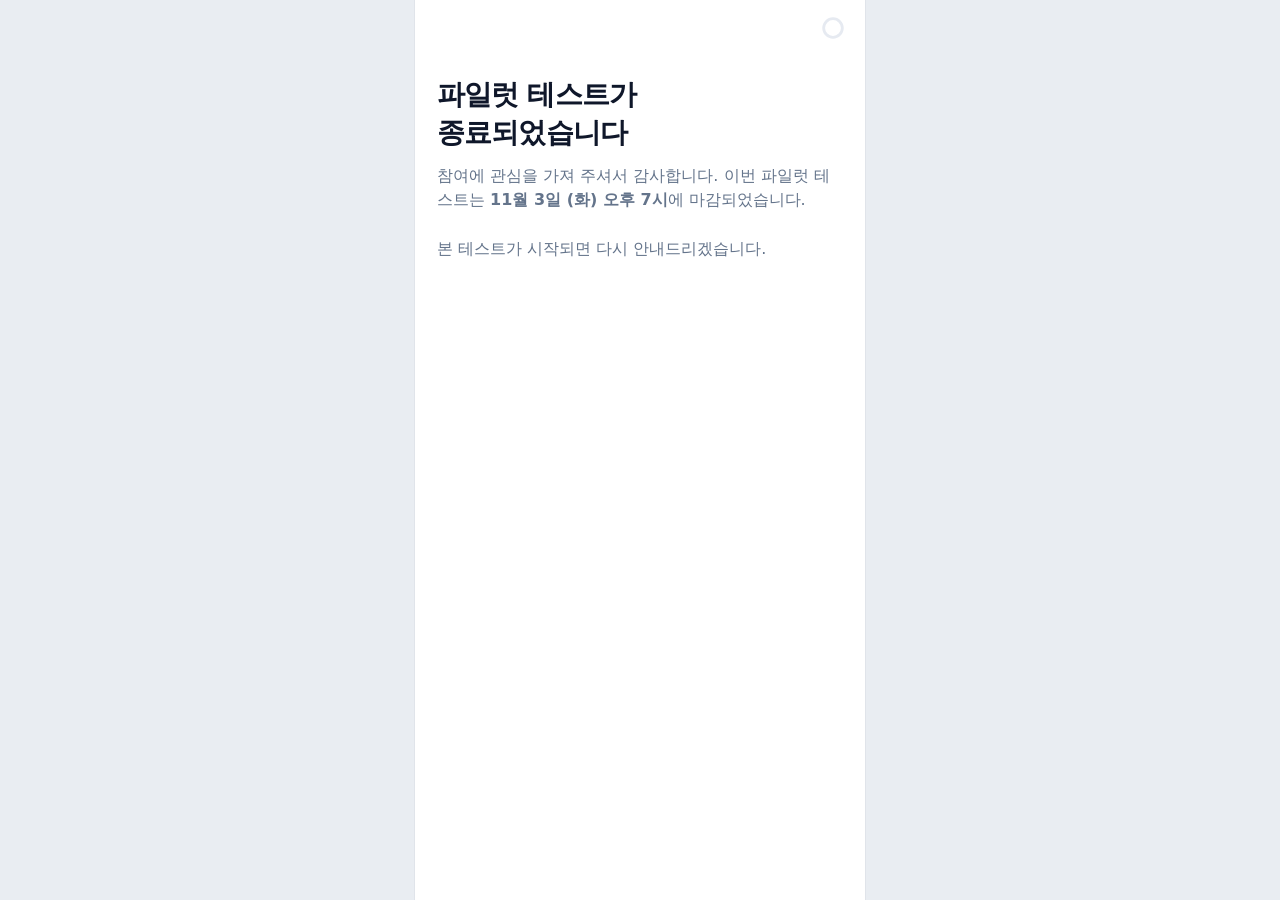
<file: index.html>
<!doctype html>
<html lang="ko">
<head>
<meta charset="utf-8">
<meta name="viewport" content="width=device-width, initial-scale=1, viewport-fit=cover">
<meta name="robots" content="noindex,nofollow">
<meta name="color-scheme" content="light">
<title>모바일 금융 앱 화면 인식 연구</title>
<link rel="stylesheet" href="css/style.css">
</head>
<body>
<div id="app"><div class="boot">불러오는 중…</div></div>
<noscript><p style="padding:24px">이 연구는 JavaScript가 필요합니다.</p></noscript>
<script type="module" src="js/app.js"></script>
</body>
</html>
</file>
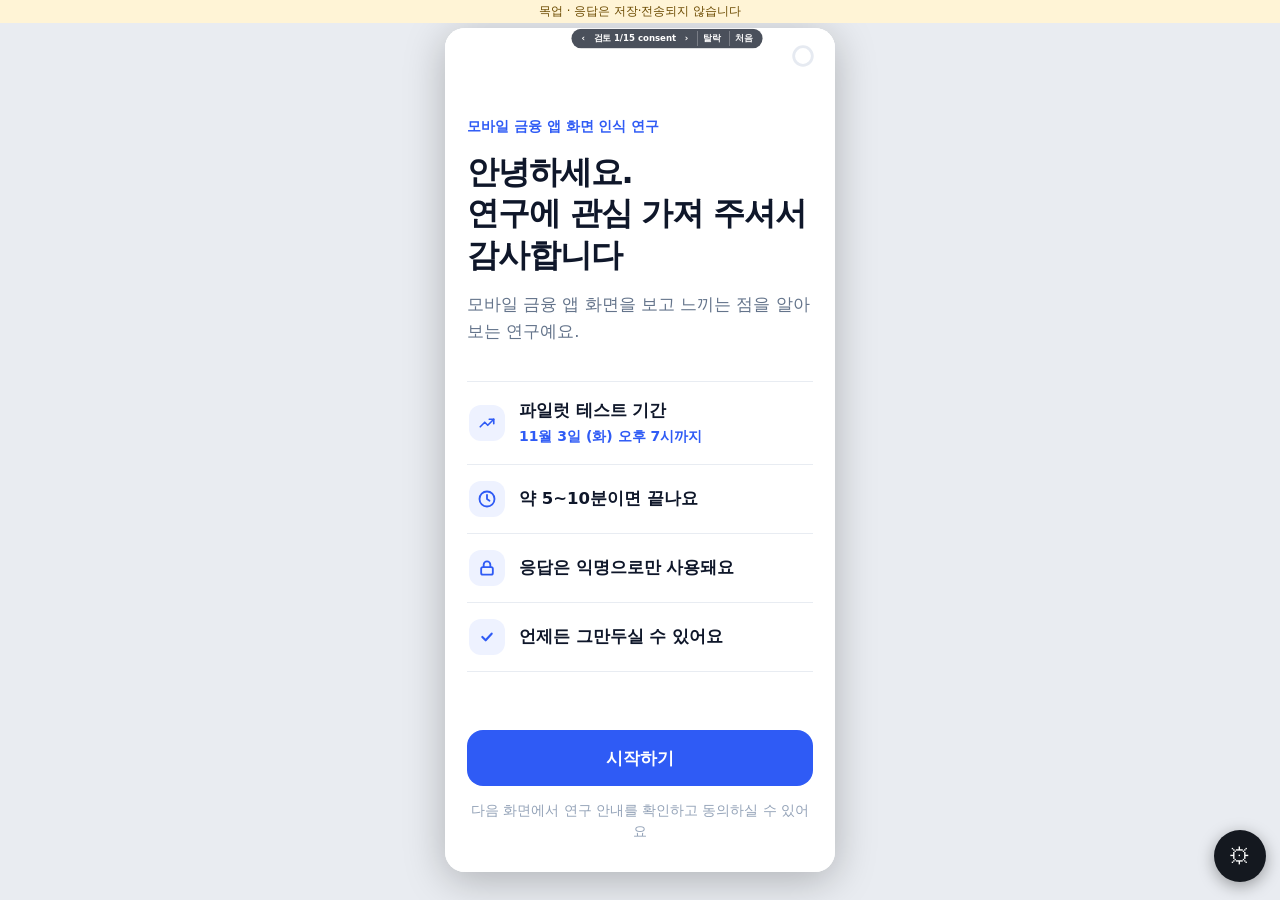
<file: mock/index.html>
<!doctype html>
<html lang="ko">
<head>
<meta charset="utf-8">
<meta name="viewport" content="width=device-width, initial-scale=1, viewport-fit=cover">
<meta name="robots" content="noindex,nofollow">
<title>[목업] 모바일 금융 앱 화면 인식 연구</title>
<style>
:root{--bg:#e9ecf1;--card:#fff;--fg:#14181f;--mute:#5d6676;--line:#dfe3ea;--accent:#1f5eff;--on:#fff;--warn:#fff4d6;--warnfg:#6b4a00}
*{box-sizing:border-box}
html,body{height:100%;margin:0}
body{background:var(--bg);color:var(--fg);font:14px/1.5 -apple-system,"Apple SD Gothic Neo","Noto Sans KR",system-ui,sans-serif}
#stage{height:100%;display:flex;justify-content:center;align-items:center}
#stage iframe{border:0;background:#fff;display:block;width:100%;height:100%}
#stage.fixed iframe{border-radius:20px;box-shadow:0 8px 40px rgba(0,0,0,.25);height:min(100%,var(--h))}
#badge{position:fixed;left:0;right:0;top:0;z-index:20;background:var(--warn);color:var(--warnfg);font-size:11.5px;text-align:center;padding:3px 8px;padding-top:max(3px,env(safe-area-inset-top,0px));pointer-events:none}
#fab{position:fixed;right:max(14px,env(safe-area-inset-right,0px));bottom:max(18px,env(safe-area-inset-bottom,0px));z-index:30;width:52px;height:52px;border-radius:50%;border:0;background:#14181f;color:#fff;font-size:22px;box-shadow:0 4px 16px rgba(0,0,0,.35);cursor:pointer}
#panel{position:fixed;z-index:40;right:0;bottom:0;width:min(100%,380px);max-height:86%;overflow:auto;background:var(--card);border:1px solid var(--line);border-radius:16px 16px 0 0;box-shadow:0 -6px 30px rgba(0,0,0,.25);padding:14px 16px max(16px,env(safe-area-inset-bottom,0px));display:none}
@media(min-width:600px){#panel{right:14px;bottom:80px;border-radius:14px;max-height:calc(100% - 100px)}}
#panel.open{display:block}
#panel h2{font-size:15px;margin:0 0 2px}
.row{margin-top:14px}
.lab{display:block;font-size:11px;letter-spacing:.06em;text-transform:uppercase;color:var(--mute);font-weight:600;margin-bottom:6px}
.seg{display:flex;flex-wrap:wrap;gap:6px}
button.c,select{font:inherit;color:var(--fg);background:var(--card);border:1px solid var(--line);border-radius:8px;padding:6px 10px;min-height:34px;cursor:pointer}
button.c[aria-pressed="true"]{background:var(--accent);color:var(--on);border-color:var(--accent)}
button.c:disabled{opacity:.4;cursor:not-allowed}
select{width:100%}
.hint{font-size:12px;color:var(--mute);margin-top:6px}
table{border-collapse:collapse;width:100%;font-size:12.5px}
td{padding:4px 0;border-bottom:1px solid var(--line);vertical-align:top}
td:first-child{color:var(--mute);width:42%;padding-right:8px}
.x{position:absolute;right:10px;top:8px;border:0;background:none;font-size:20px;cursor:pointer;color:var(--mute)}
</style>
</head>
<body>
<div id="badge">목업 · 응답은 저장·전송되지 않습니다</div>
<div id="stage"></div>
<button id="fab" aria-label="목업 설정 열기">⚙</button>
<div id="panel" role="dialog" aria-label="목업 설정">
  <button class="x" id="close" aria-label="닫기">×</button>
  <h2>목업 설정</h2>
  <div class="hint">실험 앱과 같은 코드를 씁니다. 문구·문항·화면이 바뀌면 여기에도 그대로 반영됩니다.</div>

  <div class="row"><span class="lab">자극물 유형</span>
    <div class="seg" id="g"><button class="c" data-v="A">A</button><button class="c" data-v="B">B</button><button class="c" data-v="C">C</button></div>
    <div class="hint" id="ghint"></div></div>

  <div class="row"><span class="lab">보기 방식</span>
    <div class="seg" id="m">
      <button class="c" data-v="design">전체 흐름 검토</button>
      <button class="c" data-v="real">직접 입력</button>
      <button class="c" data-v="preview">자극물만</button></div>
    <div class="hint" id="mhint"></div></div>

  <div class="row" id="stepbox"><label class="lab" for="step">화면 이동 (전체 흐름 검토)</label><select id="step"></select>
    <div class="seg" style="margin-top:6px"><button class="c" id="prev">‹ 이전</button><button class="c" id="nextb">다음 ›</button></div></div>

  <div class="row" id="ibox"><label class="lab" for="int">홈 추천 분야 (전체 흐름 검토)</label>
    <select id="int"><option value="overseas">해외 주식</option><option value="domestic">국내 주식</option><option value="alt">대체 자산</option><option value="overseas,domestic,alt">전체</option></select></div>

  <div class="row"><span class="lab">엣지 케이스</span>
    <div class="seg">
      <button class="c" data-e="screenout">참여 조건 탈락</button>
      <button class="c" data-e="after" id="e-after">마감 이후</button>
      <button class="c" data-e="before" id="e-before">마감 직전(정상)</button>
      <button class="c" data-e="kakao">카카오톡 인앱</button>
      <button class="c" data-e="labpre">현장모드: 사전만</button>
      <button class="c" data-e="labexp">현장모드: 실험만</button></div>
    <div class="hint" id="ehint">입력 오류·금액 극단값·나이 17/40·S2/S3 ‘아니오’·S4 ‘예’는 ‘직접 입력’에서 직접 넣어 보세요.</div></div>

  <div class="row" id="szbox"><span class="lab">화면 크기 (넓은 화면에서)</span>
    <div class="seg" id="sz"><button class="c" data-v="390x844">보통 폰</button><button class="c" data-v="320x568">작은 폰</button><button class="c" data-v="full">꽉 채움</button></div></div>

  <div class="row"><button class="c" id="reload" style="width:100%">처음부터 다시 열기</button></div>

  <div class="row"><span class="lab">연구 구조 (비용 산정용)</span>
    <table id="info"></table>
    <div class="hint">문항 수·설정값은 실험 코드에서 직접 읽어 옵니다.</div></div>
</div>

<script type="module">
import { CONFIG } from '../js/config.js';
import * as Q from '../js/questions.js';
import { GROUPS } from '../js/stimulus.js';

const $ = (s) => document.querySelector(s);
const url = new URL(location.href);
const st = {
  g: ['A', 'B', 'C'].includes(url.searchParams.get('g')) ? url.searchParams.get('g') : 'C',
  m: ['design', 'real', 'preview'].includes(url.searchParams.get('m')) ? url.searchParams.get('m') : 'design',
  e: url.searchParams.get('e') || '',
  sz: url.searchParams.get('sz') || '390x844',
  i: url.searchParams.get('i') || 'overseas',
};
const hints = {
  design: '모든 문항이 채워진 상태로 처음부터 끝까지 넘겨 봅니다. 화면 이동으로 원하는 단계에 바로 갑니다.',
  real: '실제 참여자와 같은 흐름입니다. 직접 답하며 입력 오류·탈락을 확인하세요.',
  preview: '선택한 유형의 자극물(홈·자산 현황)만 봅니다.',
};
const closeOK = !!CONFIG.CLOSE_AT;
if (!closeOK) { $('#e-after').disabled = true; $('#e-before').disabled = true; if (['after', 'before'].includes(st.e)) st.e = ''; }

function qs() {
  const p = new URLSearchParams();
  p.set('g', st.g);
  if (st.e === 'screenout') p.set('design', '1');
  else if (st.e === 'after' || st.e === 'before') p.set('now', st.e);
  else if (st.e === 'kakao') p.set('ua', 'kakao');
  else if (st.e === 'labpre') { p.set('mode', 'lab'); p.set('pid', 'MOCK01'); p.set('stage', 'pre'); }
  else if (st.e === 'labexp') { p.set('mode', 'lab'); p.set('pid', 'MOCK01'); p.set('stage', 'exp'); }
  else if (st.m === 'design') { p.set('design', '1'); p.set('i', st.i); }
  else if (st.m === 'preview') p.set('preview', st.g);
  return p.toString();
}
function keepUrl() {
  const p = new URLSearchParams({ g: st.g, m: st.m, sz: st.sz, i: st.i });
  if (st.e) p.set('e', st.e);
  try { history.replaceState(null, '', location.pathname + '?' + p); } catch {}
}
function cfx() { const f = $('#stage iframe'); try { return f && f.contentWindow && f.contentWindow.__cfx; } catch { return null; } }
function fillSteps(c) {
  const s = $('#step'); s.innerHTML = '';
  if (!c) return;
  c.STEPS.forEach((id, i) => { const o = document.createElement('option'); o.value = i; o.textContent = (i + 1) + '. ' + id; s.appendChild(o); });
}
function load() {
  keepUrl();
  const stage = $('#stage');
  const [w, h] = st.sz === 'full' ? [0, 0] : st.sz.split('x').map(Number);
  const wide = innerWidth >= 700 && w;
  stage.className = wide ? 'fixed' : '';
  stage.innerHTML = '';
  const f = document.createElement('iframe');
  f.title = '실험 화면 목업';
  if (wide) { f.style.width = w + 'px'; f.style.setProperty('--h', h + 'px'); stage.style.setProperty('--h', h + 'px'); f.style.maxWidth = '100%'; }
  f.src = 'app.html?' + qs();
  stage.appendChild(f);
  f.addEventListener('load', () => {
    let n = 0;
    const t = setInterval(() => { n++; const c = cfx(); if (c || n > 30) { clearInterval(t); fillSteps(c); } }, 150);
    if (st.e === 'screenout') setTimeout(() => { try { f.contentDocument.getElementById('dz-o').click(); } catch {} }, 700);
  });
  const design = st.m === 'design' && !st.e;
  $('#stepbox').style.display = design || st.e === 'screenout' ? '' : 'none';
  $('#ibox').style.display = design ? '' : 'none';
  $('#mhint').textContent = st.e ? '엣지 케이스를 보는 중입니다. 위 ‘보기 방식’을 누르면 일반 보기로 돌아갑니다.' : hints[st.m];
  $('#szbox').style.display = innerWidth >= 700 ? '' : 'none';
  sync();
}
function sync() {
  document.querySelectorAll('#g button').forEach((b) => b.setAttribute('aria-pressed', b.dataset.v === st.g));
  document.querySelectorAll('#m button').forEach((b) => b.setAttribute('aria-pressed', !st.e && b.dataset.v === st.m));
  document.querySelectorAll('[data-e]').forEach((b) => b.setAttribute('aria-pressed', b.dataset.e === st.e));
  document.querySelectorAll('#sz button').forEach((b) => b.setAttribute('aria-pressed', b.dataset.v === st.sz));
  $('#int').value = st.i;
  const g = GROUPS[st.g];
  $('#ghint').textContent = `Y축 ${g.lo}~${g.hi} (입력 금액의 배수), 화면 점유율 ${Math.round(g.occupancy * 100)}%. 세 유형 모두 실제 수익률은 같습니다.`;
}
$('#g').onclick = (e) => { const b = e.target.closest('button'); if (b) { st.g = b.dataset.v; load(); } };
$('#m').onclick = (e) => { const b = e.target.closest('button'); if (b) { st.m = b.dataset.v; st.e = ''; load(); } };
$('#sz').onclick = (e) => { const b = e.target.closest('button'); if (b) { st.sz = b.dataset.v; load(); } };
document.querySelectorAll('[data-e]').forEach((b) => (b.onclick = () => { st.e = b.dataset.e; load(); }));
$('#int').onchange = (e) => { st.i = e.target.value; load(); };
$('#reload').onclick = load;
$('#step').onchange = (e) => { const c = cfx(); if (c) { c.S.stepIdx = +e.target.value; c.go(0); } };
$('#prev').onclick = () => { const c = cfx(); if (c) { c.go(-1); $('#step').value = c.S.stepIdx; } };
$('#nextb').onclick = () => { const c = cfx(); if (c) { c.go(1); $('#step').value = c.S.stepIdx; } };
$('#fab').onclick = () => $('#panel').classList.toggle('open');
$('#close').onclick = () => $('#panel').classList.remove('open');

// 연구 구조 요약: 실험 코드에서 직접 센다 (문항을 바꾸면 자동으로 따라온다)
const cnt = (pages) => pages.reduce((n, p) => n + p.items.length, 0);
const pre = Q.PRE_PAGES.filter((p) => !p.late), late = Q.PRE_PAGES.filter((p) => p.late);
const total = Q.SCREENING.length + cnt(Q.PRE_PAGES) + cnt(Q.POST_PAGES);
const when = CONFIG.CLOSE_AT ? new Date(CONFIG.CLOSE_AT).toLocaleString('ko-KR', { timeZone: 'Asia/Seoul', dateStyle: 'medium', timeStyle: 'short' }) : '미설정 (본 실험 전 확정)';
const rows = [
  ['설문 방식', '모바일 웹 링크 1회 참여, 응답자 1명에 자극물 화면 1개'],
  ['집단', '3개(A·B·C), 앱이 무작위 배정'],
  ['참여 조건', Q.SCREENING.length + '문항으로 확인 (' + (CONFIG.TARGET_DESC || '') + ')'],
  ['전체 문항', total + '개 (조건 확인 ' + Q.SCREENING.length + ' · 사전 ' + cnt(pre) + ' · 사후 ' + cnt(Q.POST_PAGES) + ' · 마지막 ' + cnt(late) + ')'],
  ['예상 소요', CONFIG.TARGET_MIN + '~' + CONFIG.TARGET_MAX + '분 (안내문 기준)'],
  ['자극물 노출', '최소 ' + CONFIG.MIN_EXPOSURE_SEC + '초 후 다음 버튼 활성'],
  ['접수 마감', when],
  ['승인번호 표시', CONFIG.IRB_NUMBER || '미설정'],
  ['파일럿 안내문', CONFIG.PILOT_NOTICE ? '표시 중 (파일럿)' : '없음 (본 실험)'],
  ['기기', '스마트폰 기준 화면'],
];
$('#info').innerHTML = rows.map((r) => '<tr><td>' + r[0] + '</td><td>' + r[1] + '</td></tr>').join('');
load();
</script>
</body>
</html>
</file>
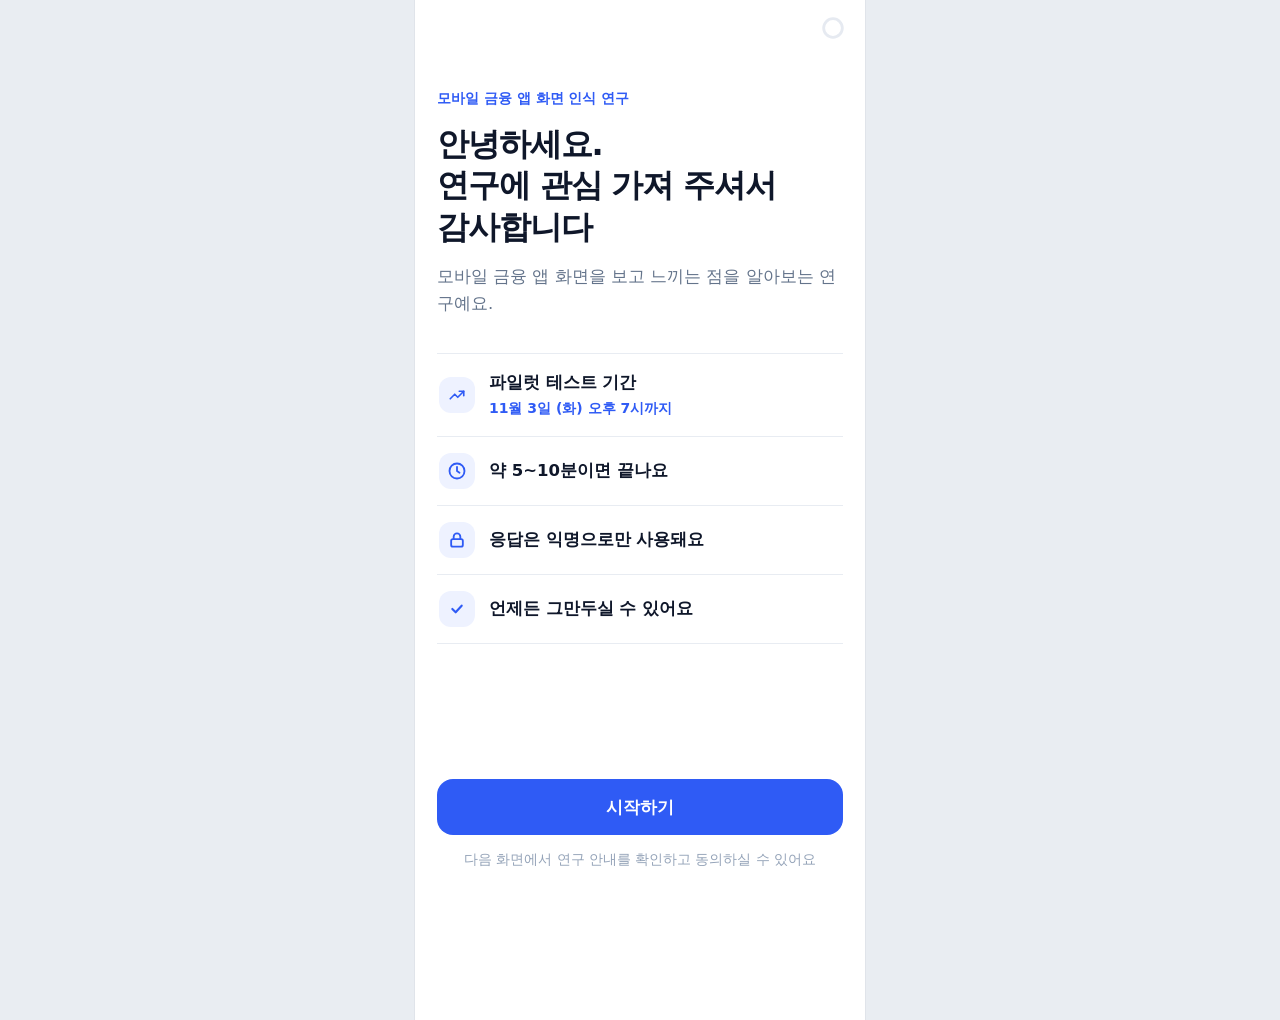
<file: mock/app.html>
<!doctype html>
<html lang="ko">
<head>
<meta charset="utf-8">
<meta name="viewport" content="width=device-width, initial-scale=1, viewport-fit=cover">
<meta name="robots" content="noindex,nofollow">
<meta name="color-scheme" content="light">
<title>[목업] 모바일 금융 앱 화면 인식 연구</title>
<link rel="stylesheet" href="../css/style.css">
</head>
<body>
<div id="app"><div class="boot">불러오는 중…</div></div>
<!-- 목업 표식: 이 한 줄이 목업과 운영의 유일한 진입 차이다. 나머지(문구·문항·화면·설정)는 ../js 를 그대로 쓴다. -->
<script>window.__MOCK = true;</script>
<script type="module" src="../js/app.js"></script>
</body>
</html>
</file>
<file: css/style.css>
/* ==========================================================================
   참가자 웹 스타일 (v2 재설계)
   원칙: ① 일러스트 없이 타이포·여백으로 위계를 만든다 ② 설문은 한 문항씩 크게 ③ 자극물(차트)은 화면의 주인공
   색은 파랑 한 가지(선택·진행·버튼)와 금융 관례색(상승 빨강)만 쓴다. 자극물 화면은 세 집단이 완전히 같은 규칙을 쓴다.
   ========================================================================== */
:root{
  --ink:#0f172a; --text:#1e293b; --muted:#64748b; --faint:#94a3b8; --line:#e8ecf2; --soft:#f4f6fa; --card:#fff;
  --blue:#2f5bf5; --blue-d:#2347d6; --blue-soft:#eef2ff; --mint:#1fe5a8; --mint-soft:#e9fdf6; --up:#f04452; --warn:#e11d48;
  --r:16px; --maxw:450px;
  --font:"Pretendard Variable",Pretendard,-apple-system,BlinkMacSystemFont,"Apple SD Gothic Neo","Noto Sans KR","Malgun Gothic",system-ui,sans-serif;
}
*{box-sizing:border-box;-webkit-tap-highlight-color:transparent}
html{color-scheme:light}
body{margin:0;background:#e9edf2;font-family:var(--font);color:var(--text);font-size:16px;line-height:1.55;-webkit-text-size-adjust:100%;-webkit-font-smoothing:antialiased}
#app{min-height:100vh;display:flex;justify-content:center}
.boot{padding:40px;color:var(--muted)}
button,input,textarea{font-family:inherit}
input,textarea{color:var(--ink);-webkit-text-fill-color:var(--ink);caret-color:var(--blue);opacity:1}
input::placeholder{color:var(--faint);-webkit-text-fill-color:var(--faint);opacity:1}

/* ---- 골격 ---- */
.shell{width:100%;max-width:var(--maxw);min-height:100vh;background:#fff;position:relative;box-shadow:0 0 0 1px rgba(15,23,42,.04)}
.shell.wide{background:var(--soft)}
.shell.wide:has(.pre-go){background:#fff}
.topbar{height:56px;padding:0 20px;display:flex;align-items:center;justify-content:space-between;position:sticky;top:0;background:inherit;z-index:5}
.progress{width:64px;height:4px;border-radius:4px;background:#e8ecf2;overflow:hidden}
.progress i{display:block;height:100%;background:var(--blue);border-radius:4px;transition:width .3s}
.iconbtn{width:40px;height:40px;border-radius:50%;border:0;background:var(--soft);color:var(--ink);display:grid;place-items:center;cursor:pointer}
.screen{padding:4px 22px 150px}
.shell.wide .screen{padding:0 0 120px}
.shell.wide .screen:has(.pre-go){padding-bottom:0}
.phases{display:flex;align-items:center;gap:10px}
.pcur{font-size:13px;font-weight:700;color:var(--ink)}
.phases ol{display:flex;gap:4px;list-style:none;margin:0;padding:0}
.phases li i{display:block;width:20px;height:4px;border-radius:4px;background:#e2e8f0}
.phases li.done i{background:var(--blue)}
.phases li.on i{background:var(--blue)}
.phases li:not(.done):not(.on) i{background:#e2e8f0}
.sr{position:absolute;width:1px;height:1px;overflow:hidden;clip:rect(0 0 0 0)}

/* ---- 글자 ---- */
.h1{font-size:28px;line-height:1.35;font-weight:800;color:var(--ink);margin:16px 0 12px;letter-spacing:-.03em}
.h1.center{text-align:center}
.lead{color:var(--muted);margin:0 0 24px;font-size:16px}
.muted{color:var(--muted)} .small{font-size:13.5px;color:var(--muted)}
.note{font-size:14px;color:var(--muted);margin:0 0 26px;line-height:1.7}
.eyebrow{font-size:13.5px;font-weight:700;color:var(--blue);margin-top:10px}
mark.hl,.hl{background:linear-gradient(transparent 62%,#cfdcff 62%);color:inherit;padding:0 1px}
.q-text mark,.q-text .hl{background:linear-gradient(transparent 62%,#cfdcff 62%)}

/* ---- 카드·버튼 ---- */
.card{background:var(--card);border-radius:var(--r);box-shadow:0 1px 2px rgba(15,23,42,.04),0 6px 18px rgba(15,23,42,.04)}
.card.flat{box-shadow:none;border:1px solid var(--line);padding:18px 20px}
.actions{position:fixed;left:0;right:0;bottom:0;display:flex;justify-content:center;padding:14px 22px calc(18px + env(safe-area-inset-bottom));background:linear-gradient(to top,#fff 72%,rgba(255,255,255,0));z-index:6}
.actions.off{display:none}
.actions>.btn,.actwrap{max-width:calc(var(--maxw) - 44px)}
.actwrap{width:100%}
.actwrap .btn{width:100%}
.btn{width:100%;border:0;border-radius:16px;height:56px;padding:0 18px;font:700 17px var(--font);cursor:pointer;transition:background .15s,transform .08s;display:flex;align-items:center;justify-content:center;gap:8px;text-decoration:none}
.btn:active{transform:scale(.985)}
.btn.primary{background:var(--blue);color:#fff}
.btn.primary:disabled{background:#c9d3f7;color:#fff;cursor:default;transform:none}
.btn.ghost{background:var(--soft);color:var(--ink);font-size:15px;font-weight:600;height:48px}
.actwrap.solo{display:block}
.actwrap.solo .btn{width:100%;max-width:none}

/* ---- 웰컴(대문) ---- */
.welcome{display:flex;flex-direction:column;min-height:calc(100dvh - 90px);padding-top:28px}
.wl-kicker{margin:0 0 14px;font-size:14px;font-weight:700;color:var(--blue)}
.wl-title{margin:0;font-size:34px;line-height:1.3;font-weight:800;color:var(--ink);letter-spacing:-.035em}
.wl-sub{margin:16px 0 0;color:var(--muted);font-size:16.5px;line-height:1.6}
.wl-facts{list-style:none;padding:0;margin:36px 0 28px;border-top:1px solid var(--line)}
.wl-facts li{display:flex;align-items:center;gap:14px;padding:16px 2px;border-bottom:1px solid var(--line);font-size:16.5px;font-weight:600;color:var(--ink)}
.wl-facts li span{width:36px;height:36px;border-radius:12px;background:var(--blue-soft);color:var(--blue);display:grid;place-items:center;flex:none}
.wl-pilot div{display:flex;flex-direction:column;gap:2px}
.wl-pilot small{font-size:14px;font-weight:600;color:var(--blue)}
.wl-btn{margin-top:auto}
.wl-foot{margin:14px 0 0;text-align:center;font-size:13.5px;color:var(--faint)}
.inapp{margin:20px 0 0;padding:14px 16px;border-radius:14px;background:#fff8e6;font-size:13.5px;color:#7a5b00;line-height:1.6}
.inapp b{display:block;color:#5c4400;margin-bottom:2px}.inapp p{margin:0 0 8px}.inapp .btn{height:42px;font-size:14px}

/* ---- 동의 ---- */
.consent p,.consent li{font-size:15.5px;line-height:1.7}
.consent ul{padding-left:18px;margin:8px 0 12px}.consent li{margin:6px 0}
.consent>p:first-child{margin-top:0}
.consent .rinfo{margin:14px 0 0;padding:14px 0 0;border-top:1px solid var(--line);display:grid;grid-template-columns:max-content minmax(0,1fr);gap:6px 10px;align-items:start}
.consent .rinfo dt,.consent .rinfo dd{margin:0;font-size:13.5px;line-height:1.55;color:var(--muted)}
.consent .rinfo dd{color:var(--text)}
.consent>ul{margin-bottom:0}
.mail-link{display:inline-flex;align-items:center;gap:4px;color:var(--blue);font-weight:600;text-decoration:none;border-bottom:1px solid rgba(47,91,245,.35);word-break:break-all;font-size:inherit}
.mail-link svg{flex:none;width:14px;height:14px}
.agree{display:flex;gap:12px;align-items:flex-start;margin:22px 2px;cursor:pointer;font-size:15.5px;line-height:1.55;color:var(--ink)}
.agree input{position:absolute;opacity:0}
.agree .box{width:26px;height:26px;border-radius:9px;border:2px solid #cbd5e1;display:grid;place-items:center;color:transparent;flex:none;margin-top:0;transition:.15s}
.agree input:checked+.box{background:var(--blue);border-color:var(--blue);color:#fff}
.small.muted b{color:var(--ink)}

/* ---- 안내 ---- */
.flowcard{background:var(--soft);border-radius:var(--r);padding:18px 20px;margin:20px 0 8px}
.flowcard h2{margin:0 0 12px;font-size:14px;color:var(--muted);font-weight:700}
.flowcard ol{list-style:none;margin:0;padding:0;display:grid;gap:14px}
.flowcard li{display:grid;grid-template-columns:28px 92px 1fr;align-items:center;gap:10px;font-size:14.5px}
.flowcard .fn{width:26px;height:26px;border-radius:50%;background:#fff;color:var(--blue);font-weight:800;font-size:13px;display:grid;place-items:center;box-shadow:0 0 0 1px var(--line)}
.flowcard b{color:var(--ink)}.flowcard em{font-style:normal;color:var(--muted);font-size:13.5px}
.flowcard li.cur .fn{background:var(--blue);color:#fff;box-shadow:none}
.guide{list-style:none;padding:0;margin:20px 0 0}
.guide li{padding:18px 0;border-top:1px solid var(--line)}
.guide h3{margin:0 0 6px;font-size:17px;color:var(--ink);letter-spacing:-.01em}
.guide p{margin:0;color:var(--muted);font-size:15px;line-height:1.7}

/* ---- 질문 러너 (한 문항씩) ---- */
.qwrap{padding-top:2px}
.qtop{display:flex;justify-content:space-between;align-items:baseline}
.qeyebrow{font-size:14px;font-weight:700;color:var(--blue)}
.qcount{font-size:14px;color:var(--faint);font-variant-numeric:tabular-nums}.qcount b{color:var(--ink)}
.qbar{height:3px;border-radius:3px;background:#edf0f5;margin:12px 0 0;overflow:hidden}
.qbar i{display:block;height:100%;width:0;background:var(--blue);border-radius:3px;transition:width .3s ease}
.qintro{margin:18px 0 0;font-size:14.5px;color:var(--muted);line-height:1.6}
#f{margin-top:30px}
.q{display:none}
.q.active{display:block;animation:qin .28s ease-out both}
@keyframes qin{from{opacity:0;transform:translateX(14px)}to{opacity:1;transform:none}}
.q-text{margin:0 0 34px;font-size:22px;line-height:1.55;font-weight:700;color:var(--ink);letter-spacing:-.02em;word-break:keep-all}
.q-text b{font-weight:800}
.likert{display:grid;grid-template-columns:repeat(7,minmax(0,1fr));gap:6px}
.lk{display:block;cursor:pointer}
.lk input{position:absolute;opacity:0}
.lk span{display:grid;place-items:center;height:58px;border-radius:16px;background:var(--soft);font-size:19px;font-weight:700;color:#475569;transition:background .12s,color .12s,transform .12s}
.lk:active span{transform:scale(.96)}
.lk input:checked+span{background:var(--blue);color:#fff;transform:scale(1.05);box-shadow:0 6px 16px rgba(47,91,245,.32)}
.lk-labels{display:flex;justify-content:space-between;gap:12px;font-size:13.5px;color:var(--muted);margin-top:12px;line-height:1.4}
.lk-labels span:last-child{text-align:right}
.choices{display:grid;gap:10px}
.choices.two{grid-template-columns:1fr 1fr}
.ch{display:block;cursor:pointer}
.ch input{position:absolute;opacity:0}
.ch span{display:flex;align-items:center;min-height:60px;padding:14px 18px;border-radius:16px;border:1.5px solid var(--line);background:#fff;font-size:17px;font-weight:600;color:var(--ink);line-height:1.4;transition:.12s}
.choices.two .ch span{justify-content:center;min-height:64px}
.ch:active span{transform:scale(.985)}
.ch input:checked+span{border-color:var(--blue);background:var(--blue-soft);color:var(--blue-d)}
.numwrap{display:flex;align-items:center;gap:12px}
.num{flex:1;min-width:0;border:1.5px solid var(--line);border-radius:16px;padding:0 18px;height:64px;font:700 26px var(--font);background:var(--soft);transition:.12s}
.num::placeholder{font-size:17px;font-weight:500}
.num:focus{outline:0;border-color:var(--blue);background:#fff}
.unit{font-size:18px;font-weight:600;color:var(--muted)}
.qhint{margin:26px 0 0;padding:14px 16px;border-radius:14px;background:var(--soft);font-size:14px;color:var(--muted);line-height:1.65}
.qhint b{color:var(--ink)}

/* ---- 투자 금액 입력 ---- */
.fld{display:block;margin:0 0 20px}
.fld>span,.label2{display:block;font-size:14px;font-weight:700;color:var(--muted);margin:0 0 8px}
.label2{margin-top:26px}
.inp{display:flex;align-items:center;border:1.5px solid var(--line);border-radius:16px;background:var(--soft);padding:0 18px;height:60px;transition:.12s}
.inp:focus-within{border-color:var(--blue);background:#fff}
.inp input{flex:1;min-width:0;border:0;background:none;outline:0;font:600 19px var(--font);height:100%}
input.inp{width:100%;font:600 18px var(--font);outline:0}
.amt input{font-size:22px;font-weight:700;text-align:left}
.amt em{font-style:normal;font-weight:600;color:var(--muted)}
.hint{font-size:13.5px;color:var(--muted);margin:-8px 0 14px}.hint.err{color:var(--warn);font-weight:600}
.quick{display:flex;gap:8px;flex-wrap:wrap}
.chip{border:0;background:var(--soft);color:var(--ink);font:600 14.5px var(--font);border-radius:999px;padding:10px 15px;cursor:pointer}
.chip:active{background:var(--blue-soft)}
.interests{display:grid;gap:10px}
.intr{display:flex;align-items:center;gap:12px;border:1.5px solid var(--line);border-radius:16px;padding:15px 16px;cursor:pointer;transition:.12s;position:relative}
.intr input{position:absolute;opacity:0}
.intr>div{flex:1}.intr h3{margin:0 0 2px;font-size:16.5px;color:var(--ink)}.intr p{margin:0;font-size:13.5px;color:var(--muted)}
.intr .ring{width:26px;height:26px;border-radius:50%;border:2px solid #cbd5e1;display:grid;place-items:center;color:transparent;flex:none}
.intr:has(input:checked){border-color:var(--blue);background:var(--blue-soft)}
.intr:has(input:checked) .ring{background:var(--blue);border-color:var(--blue);color:#fff}

/* ---- 화면 보기 직전 ---- */
.pre-go{display:flex;flex-direction:column;min-height:calc(100dvh - 56px);padding:12px 22px 28px;background:#fff}
.pg-top{display:flex;justify-content:space-between;align-items:center}
.pg-tag{font-size:14px;font-weight:700;color:var(--blue)}
.pg-dots{display:flex;gap:5px}.pg-dots i{width:6px;height:6px;border-radius:50%;background:#cfd7e6}.pg-dots i:last-child{background:var(--blue)}
.pg-title{margin:36px 0 10px;font-size:32px;line-height:1.32;font-weight:800;color:var(--ink);letter-spacing:-.035em}
.pg-sub{margin:0 0 26px;color:var(--muted);font-size:16px}
.pg-list{list-style:none;margin:0;padding:0;border-top:1px solid var(--line)}
.pg-list li{display:flex;gap:14px;padding:18px 2px;border-bottom:1px solid var(--line)}
.pg-list li>span{width:28px;height:28px;border-radius:50%;background:var(--blue-soft);color:var(--blue);font-weight:800;font-size:14px;display:grid;place-items:center;flex:none;margin-top:1px}
.pg-list b{display:block;font-size:16.5px;color:var(--ink);margin-bottom:2px}
.pg-list p{margin:0;font-size:14.5px;color:var(--muted);line-height:1.6}
.pg-note{margin:20px 2px 0;font-size:13.5px;color:var(--faint);text-align:center}
.pg-btn{margin-top:auto}
.pg-note+.pg-btn{margin-top:auto}
.pre-go .pg-note{margin-bottom:18px}

/* ---- 종료·탈락 ---- */
.donebadge{width:68px;height:68px;border-radius:50%;background:var(--blue);color:#fff;display:grid;place-items:center;margin:26px auto 6px;box-shadow:0 10px 26px rgba(47,91,245,.3)}
.donebadge svg{width:32px;height:32px}
.debrief p,.withdraw p{margin:0 0 12px;font-size:15px;line-height:1.75;color:var(--text)}
.debrief p:last-child{margin:0}
.withdraw{margin:16px 0}.withdraw h2{margin:0 0 8px;font-size:16.5px;color:var(--ink)}
.withdraw .btn{margin-top:4px;width:100%}
.codebox{margin:16px 0;background:var(--soft);border-radius:var(--r);padding:20px;text-align:center}
.codebox small{display:block;color:var(--muted);font-size:13.5px;margin-bottom:4px}
.codebox b{display:block;font-size:34px;letter-spacing:.16em;color:var(--ink);font-weight:800;margin:0 0 12px;padding-left:.16em}
.codebox .btn{width:auto;display:inline-flex;padding:0 22px;height:44px}
.devbox{margin:16px 0;padding:14px;border:1px dashed var(--line);border-radius:14px;font-size:13px;color:var(--muted)}
.devbox .btn{width:auto;display:inline-flex;height:38px;font-size:13px;margin:4px 4px 0 0}

/* ==========================================================================
   자극물(가상 금융 앱) — 세 집단 공통. 연구 화면과 달리 실제 앱처럼 보이는 영역.
   ========================================================================== */
.home{padding:0 18px}
.home-head{display:flex;justify-content:space-between;align-items:center;padding:12px 2px 4px}
.logo{display:flex;align-items:center;font-size:19px;color:var(--ink)}
.logo b{margin-left:9px;letter-spacing:-.01em}
.lc,.lf{width:28px;height:28px;border-radius:50%;display:grid;place-items:center;font-weight:800;font-size:15px}
.lc{background:var(--mint);color:#06382a;position:relative;z-index:1}.lf{background:var(--blue);color:#fff;margin-left:-8px}
.bellbtn{border:0;background:none;color:var(--ink);padding:6px}
.greet{font-size:24px;line-height:1.4;margin:16px 2px 20px;font-weight:800;color:var(--ink);letter-spacing:-.02em}
.greet span{font-weight:500}
.asset-card{padding:20px 20px 18px;margin:0 0 12px;position:relative}
.row.between{display:flex;justify-content:space-between;align-items:center}
.lbl{font-weight:700;font-size:15px;color:var(--ink)}
.badge{font-size:11.5px;color:#374151;background:#eef1f5;border-radius:999px;padding:5px 10px;display:inline-flex;align-items:center;gap:6px}
.badge i{width:7px;height:7px;border-radius:50%;background:var(--mint)}
.big{font-size:31px;font-weight:800;color:var(--ink);letter-spacing:-.03em;margin:14px 0 8px}
.sub{font-size:12.5px;letter-spacing:-.01em;color:#374151;display:flex;align-items:center;flex-wrap:wrap;gap:4px}
.sub .coin{display:inline-grid;place-items:center;width:22px;height:22px;border-radius:50%;background:#eef1f5;margin-right:3px}
.sub .sep{margin:0 3px;color:#9ca3af}
.up{color:var(--up);font-weight:700}.sub .up{display:inline-flex;align-items:center;gap:3px}
.cta{width:100%;margin-top:18px;border:0;background:var(--mint-soft);color:#0b3f31;font:700 15px var(--font);border-radius:12px;padding:14px 16px;display:flex;align-items:center;gap:10px;cursor:pointer}
.cta span{flex:1;text-align:left}
.cta.nudge{animation:ctaPulse 1.8s ease-in-out infinite}
.cta.nudge svg:last-child{animation:ctaArrow 1.2s ease-in-out infinite}
@keyframes ctaPulse{0%,100%{box-shadow:0 0 0 0 rgba(47,217,168,.55)}60%{box-shadow:0 0 0 10px rgba(47,217,168,0)}}
@keyframes ctaArrow{0%,100%{transform:translateX(0)}50%{transform:translateX(4px)}}
.cta-tip{position:absolute;right:26px;bottom:2px;transform:translateY(100%);z-index:3;background:var(--ink);color:#fff;font-size:12.5px;font-weight:700;padding:7px 11px;border-radius:10px;white-space:nowrap;box-shadow:0 6px 16px rgba(15,23,42,.18);animation:tipIn .35s ease-out both}
.cta-tip::after{content:"";position:absolute;right:18px;top:-5px;width:10px;height:10px;background:var(--ink);transform:rotate(45deg)}
@keyframes tipIn{from{opacity:0;transform:translateY(80%)}to{opacity:1;transform:translateY(100%)}}
.div-row{display:flex;justify-content:space-between;align-items:center;padding:17px 20px;font-size:14px;margin-bottom:26px}
.gdot{display:inline-block;width:8px;height:8px;border-radius:50%;background:var(--mint);margin-right:10px}
.div-row b{font-size:17px;color:var(--ink)}
.sec-h{display:flex;justify-content:space-between;align-items:flex-start;margin:6px 2px 12px;color:var(--ink)}
.sec-h h2{margin:0;font-size:19px;font-weight:800}.sec-h p,.sec-h small{margin:3px 0 0;font-size:12.5px;color:var(--muted)}
.sec-h.plain{align-items:baseline;margin-top:22px}.sec-h.plain small{margin:0}
.list{display:grid;gap:10px;margin-bottom:26px}
.pick{display:flex;align-items:center;gap:12px;padding:14px 16px}
.av{width:40px;height:40px;border-radius:50%;color:#fff;font-weight:800;display:grid;place-items:center;font-size:18px;flex:none}
.nm{flex:1}.nm b{display:block;font-size:16px;color:var(--ink)}.nm small{color:#9ca3af;font-size:12px}
.pr{text-align:right}.pr b{display:block;font-size:15.5px;color:var(--ink)}.pr .up{font-size:12.5px}
.news{padding:14px 16px}.news .meta{display:flex;gap:8px;align-items:center;margin-bottom:6px}
.tag{background:var(--mint-soft);color:#0b5a44;font-size:11px;font-weight:700;border-radius:6px;padding:2px 7px}
.news small{color:var(--muted);font-size:12px}.news p{margin:0;font-weight:600;color:var(--ink);line-height:1.5}

/* 자산 현황: 차트가 먼저 읽히도록 상단 숫자는 작고 납작하게, 차트는 전폭·큰 높이로 */
.status{padding:0 18px}
.sub-head{display:grid;grid-template-columns:40px 1fr 40px;align-items:center;padding:2px 0 8px}
.sub-head h1{margin:0;font-size:17px;text-align:center;color:var(--ink)}
.asset-flat{padding:2px 2px 12px}
.asset-flat .row.between{display:flex;justify-content:space-between;align-items:center}
.asset-flat .lbl{font-size:13px;font-weight:600;color:var(--muted)}
.asset-flat .badge{font-size:10.5px;padding:3px 8px;background:#e9edf2;color:var(--muted)}
.asset-flat .badge i{width:6px;height:6px}
.asset-flat .big{font-size:22px;font-weight:800;margin:3px 0 2px;color:var(--ink)}
.asset-flat .sub{font-size:12.5px;color:var(--muted)}
.asset-flat .sub .coin{display:none}
.chart-card{background:#fff;margin:0 -18px;padding:14px 14px 6px;border-radius:0}
.chart{display:block;height:auto;overflow:visible}
.chart .grid{stroke:#eef1f5;stroke-width:1}
.chart .ytick,.chart .xtick{font:500 11.5px var(--font);fill:#8794a7}
.chart .line{fill:none;stroke:var(--up);stroke-width:3.2;stroke-linejoin:round;stroke-linecap:round;stroke-dasharray:1;stroke-dashoffset:1;animation:draw 1.1s cubic-bezier(.3,.6,.2,1) .15s forwards}
.chart .dot{fill:#fff;stroke:var(--up);stroke-width:3;opacity:0;animation:dotIn .3s ease-out 1.15s forwards}
@keyframes draw{to{stroke-dashoffset:0}}
@keyframes dotIn{to{opacity:1}}
.chart .aoi-rect{display:none}
.show-aoi .chart .aoi-rect{display:block;stroke:#2563eb;stroke-width:1.5;stroke-dasharray:4 3;fill:rgba(37,99,235,.06)}
.tabs{display:flex;justify-content:space-between;background:#eaeef3;border-radius:14px;padding:4px;margin:10px 0 0}
.tab{flex:1;border:0;background:none;border-radius:10px;padding:9px 0;font:600 13px var(--font);color:#6b7280}
.tab.on{background:var(--ink);color:#fff}
.rep{padding:16px 16px 6px}
.rep-top{display:flex;align-items:center;gap:12px}
.mdot{width:40px;height:40px;border-radius:50%;background:#f1f3f6;display:grid;place-items:center;font-weight:800;font-size:17px;color:var(--ink);flex:none}
.rep:first-child .mdot{background:var(--ink);color:#fff}
.rt{flex:1}.rt b{display:block;font-size:15px;color:var(--ink)}.rt small{color:var(--muted);font-size:12px}
.rv{text-align:right}.rv b{display:block;font-size:15.5px;color:var(--ink)}.rv .up{font-size:13px}
.det{display:flex;align-items:center;justify-content:center;gap:5px;width:100%;margin-top:12px;border:0;border-top:1px solid #eef0f3;background:none;padding:11px 0;font:500 12.5px var(--font);color:#4b5563;cursor:pointer}
.det-body{border-top:1px solid #eef0f3;padding:10px 0 8px;font-size:13px}
.det-body div{display:flex;justify-content:space-between;padding:4px 0}.det-body span{color:var(--muted)}
.nextbar{position:fixed;left:0;right:0;bottom:0;display:flex;justify-content:center;padding:14px 18px calc(18px + env(safe-area-inset-bottom));background:linear-gradient(to top,var(--soft) 72%,rgba(244,246,250,0));z-index:6;transition:transform .6s cubic-bezier(.2,.8,.2,1),opacity .45s ease}
.nextbar .btn{max-width:calc(var(--maxw) - 36px)}
.nextbar.hold{transform:translateY(115%);opacity:0;pointer-events:none}
.nextbar.instant{transition:none}
.enter-load{min-height:calc(100vh - 56px);display:flex;flex-direction:column;align-items:center;justify-content:center;gap:16px;background:#fff;color:#4b5563;font-size:15px}
.enter-load .spin{width:34px;height:34px;border-radius:50%;border:3.5px solid #e5e9ef;border-top-color:var(--blue);animation:entspin .7s linear infinite}
.enter-load p{margin:0}
@keyframes entspin{to{transform:rotate(360deg)}}

/* ---- 토스트 ---- */
#toast{position:fixed;left:50%;bottom:104px;transform:translate(-50%,10px);background:rgba(15,23,42,.92);color:#fff;padding:12px 18px;border-radius:14px;font-size:14.5px;opacity:0;pointer-events:none;transition:.2s;z-index:50;max-width:88vw;text-align:center}
#toast.show{opacity:1;transform:translate(-50%,0)}
@media (prefers-reduced-motion:reduce){.chart .line{animation:none;stroke-dashoffset:0}.chart .dot{animation:none;opacity:1}.q.active{animation:none}}
.wl-title,.h1,.pg-title,.q-text,.guide p,.pg-list p{word-break:keep-all}
.wl-title{font-size:32px}

/* ===== v3: 홈·자산 현황 개편 ===== */
.shell.wide{background:#f2f4f8}
.home{padding:0 20px}
.home-head{padding:14px 0 2px}
.greet{font-size:25px;margin:18px 0 18px;line-height:1.38}
.greet span{display:block;font-size:16px;font-weight:500;color:var(--muted);margin-top:4px}
.hero{position:relative;color:#fff;border-radius:26px;padding:24px 22px 20px;margin:0 0 14px;background:radial-gradient(120% 120% at 100% 0%,#3b63ff 0%,#1d2f8f 42%,#101a4d 100%);box-shadow:0 18px 36px rgba(29,47,143,.28)}
.hero .lbl{color:rgba(255,255,255,.72);font-size:14px;font-weight:600}
.hero .badge{background:rgba(255,255,255,.14);color:rgba(255,255,255,.88)}
.hero .big{color:#fff;font-size:36px;margin:12px 0 8px;letter-spacing:-.035em}
.hero .sub{color:rgba(255,255,255,.7);font-size:13.5px}
.hero .up{color:#ff8f98}
.hero .cta{background:#fff;color:var(--ink);margin-top:22px;border-radius:14px;padding:15px 16px;font-size:15.5px}
.hero .cta svg:first-child{color:var(--blue)}
.hero .cta-tip{right:22px;bottom:-4px}
.div-row{background:#fff;border-radius:18px;padding:18px 20px;margin:26px 0 30px;box-shadow:0 1px 2px rgba(15,23,42,.04)}
.sec-h h2{font-size:18px}
.list{gap:0;background:#fff;border-radius:20px;padding:4px 18px;box-shadow:0 1px 2px rgba(15,23,42,.04)}
.pick,.news{box-shadow:none;border-radius:0;background:none;padding:16px 0;border-bottom:1px solid #eef0f4}
.list>:last-child{border-bottom:0}
.pick .av{border-radius:14px}
.news p{font-size:15px}

.status{padding:0 20px}
.sub-head h1{font-size:17px}
.asset-flat{padding:6px 2px 18px}
.asset-flat .lbl{font-size:13.5px}
.asset-flat .big{font-size:32px;margin:6px 0 4px;letter-spacing:-.035em}
.asset-flat .sub{font-size:13.5px;gap:6px}
.asset-flat .sep{color:#b6bfcc}
.chart-card{margin:0;padding:18px 12px 4px 8px;border-radius:26px;box-shadow:0 1px 2px rgba(15,23,42,.04),0 14px 30px rgba(15,23,42,.06)}
.chart .area{fill:url(#areag);stroke:none;opacity:0;animation:areaIn .8s ease-out .6s forwards}
@keyframes areaIn{to{opacity:1}}
.chart .line{stroke-width:3.4}
.chart .grid{stroke:#eef1f6;stroke-dasharray:3 5}
.chart .ytick,.chart .xtick{fill:#94a0b4;font-size:11.5px}
.tabs{background:none;padding:0;margin:14px 0 0;gap:6px;justify-content:space-between}
.tab{background:#e8ecf3;border-radius:999px;padding:9px 0;font-size:13px;font-weight:700;color:#7b8798}
.tab.on{background:var(--ink);color:#fff}
.status .sec-h.plain{margin:30px 2px 12px}
.rep{padding:16px 0 0;background:none;box-shadow:none;border-radius:0;border-bottom:1px solid #eef0f4}
.rep:last-child{border-bottom:0}
.mdot{border-radius:14px;width:42px;height:42px}
.det{border-top:0;margin-top:6px;padding:10px 0 12px;color:#8a95a8;font-size:12.5px}
.det-body{border-top:1px dashed #e4e8ef;margin-bottom:6px}
.nextbar{background:linear-gradient(to top,#f2f4f8 72%,rgba(242,244,248,0))}
.nextbar .btn{max-width:calc(var(--maxw) - 40px)}
@media (prefers-reduced-motion:reduce){.chart .area{animation:none;opacity:1}}
.chart .ytick,.chart .xtick{fill:#7d8aa0;font-size:12px;font-weight:600}
.chart .area{display:none}
/* v3.1: 그라데이션 제거 — 플랫한 흰 카드 */
.hero{background:#fff;color:var(--ink);box-shadow:0 1px 2px rgba(15,23,42,.04),0 10px 24px rgba(15,23,42,.05);border-radius:24px}
.hero .lbl{color:var(--ink)}
.hero .badge{background:#eef1f5;color:#374151}
.hero .big{color:var(--ink);font-size:34px}
.hero .sub{color:#374151}
.hero .up{color:var(--up)}
.hero .cta{background:var(--mint-soft);color:#0b3f31}
.hero .cta svg:first-child{color:inherit}

/* v3.2: 동의 안내 */
.consent{margin:4px 0 0}
.cs-intro{margin:0 0 6px;font-size:16.5px;line-height:1.65;color:var(--text)}
.cs-intro b{color:var(--ink)}
.cs-list{list-style:none;margin:14px 0 0;padding:0}
.cs-list li{display:flex;gap:14px;align-items:flex-start;padding:16px 0;border-top:1px solid var(--line)}
.cs-list .ci{width:38px;height:38px;border-radius:12px;background:var(--blue-soft);color:var(--blue);display:grid;place-items:center;flex:none}
.cs-list .ci svg{width:19px;height:19px}
.cs-list b{display:block;font-size:16px;color:var(--ink);margin-bottom:2px}
.cs-list p{margin:0;font-size:14.5px;line-height:1.65;color:var(--muted);word-break:keep-all}
.consent .rinfo{margin:0;padding:16px 16px;border:0;border-radius:14px;background:var(--soft);grid-template-columns:max-content minmax(0,1fr);gap:8px 14px}
.consent .rinfo dt{font-size:13px;color:var(--muted);font-weight:600}
.consent .rinfo dd{font-size:13.5px;color:var(--ink)}
.cs-intro{word-break:keep-all}

/* v3.3: 같은 목록 UX 통일 (안내·탈락·종료·보기 직전) */
.cs-list.guide{margin-top:18px}
.cs-list.guide li:first-child{border-top:1px solid var(--line)}
.pg-list li>span{width:38px;height:38px;border-radius:12px;font-size:16px;margin-top:0}
.pg-list li{align-items:flex-start;gap:14px}
.debrief{margin-top:10px}
.debrief .cs-list li:first-child{border-top:0}
.debrief .cs-list b b{display:inline}
.withdraw{margin:20px 0;padding:18px 18px;background:var(--soft);border-radius:16px}
.withdraw h2{font-size:16px}
.withdraw p{font-size:14px;color:var(--muted);line-height:1.7}
.withdraw .btn.ghost{background:#fff}
.codebox{background:var(--blue-soft)}
.cs-list p b,.withdraw p b{display:inline;font-size:inherit;margin:0}
.flowcard li{grid-template-columns:28px 78px 1fr;word-break:keep-all}
.flowcard em{line-height:1.45}

/* v3.4: 선택지 겹침/포커스 잔상 수정 */
.lk,.ch{position:relative}
.lk input,.ch input{position:absolute;inset:0;width:100%;height:100%;margin:0;opacity:0;cursor:pointer;outline:0}
.lk input:focus,.ch input:focus,.lk input:focus-visible,.ch input:focus-visible{outline:0}
.q.active{animation:qfade .2s ease-out both}
@keyframes qfade{from{opacity:0}to{opacity:1}}
.actions.off{display:flex}

/* v3.5: iOS 합성 레이어 잔상 방지 — transform·그림자·진입 애니메이션 제거 */
.q.active{animation:none}
.lk span{transition:background .12s,color .12s}
.lk:active span,.ch:active span{transform:none}
.lk input:checked+span{transform:none;box-shadow:none}
.likert{overflow:visible}

/* v3.6: 전체 진행 = 원형 링 (문항 진행 막대와 구분) */
.ringwrap{display:flex;align-items:center;gap:8px;position:relative}
.ringwrap .pcur{font-size:13px;font-weight:700;color:var(--ink)}
.ring{display:block}
.ring circle{fill:none;stroke-width:3.5}
.ring .rt{stroke:#e6eaf1}
.ring .rf{stroke:var(--blue);stroke-linecap:round;transition:stroke-dashoffset .4s}
.ringwrap .rp{position:absolute;right:0;width:36px;text-align:center;font-size:10.5px;font-weight:800;color:var(--ink);font-variant-numeric:tabular-nums}
.ring circle{stroke-width:4.2}
.ringwrap{gap:7px}
.ringwrap .pcur{font-size:12.5px}
.chart .base{stroke:#b9c2d0;stroke-width:1.2;stroke-dasharray:4 4}
.chart .basetx{font:600 11px var(--font);fill:#8794a7}
.chart .endlbl rect{fill:var(--ink)}
.chart .endlbl text{font:700 12px var(--font);fill:#fff}
.chart .endlbl{opacity:0;animation:dotIn .3s ease-out 1.2s forwards}

/* v3.7: 동의 체크 + CTA를 하단에 고정. 위쪽 그라데이션을 충분히 길게 잡아 본문이 겹쳐 보이지 않게 한다 */
.consent-act{padding-top:72px;background:linear-gradient(to top,#fff 0,#fff 58%,rgba(255,255,255,.92) 72%,rgba(255,255,255,.55) 86%,rgba(255,255,255,0) 100%)}
.consent-act .actwrap{display:flex;flex-direction:column;gap:14px}
.consent-act .agree{margin:0 2px;font-size:15.5px;align-items:center}
.screen:has(.consent){padding-bottom:230px}
.consent-act .agree span:last-child{word-break:keep-all;font-size:15px}

/* v3.8: 자극물 화면의 '다음' — 처음부터 보이되, 시간이 찰 때까지는 잠긴 채 안쪽이 서서히 차오른다 (숫자 없음) */
.nextbar .btn.timed:disabled{background:linear-gradient(90deg,#c9d3f7 var(--p,0%),#e3e8f0 var(--p,0%));color:#6b7a93;cursor:default}
.nextbar .btn{transition:background .2s,color .2s}

/* v3.9: 잠긴 '다음' — 채움 막대 대신 평평한 회색 + 작은 로딩 표시 (시선을 덜 끌도록) */
.nextbar .btn.timed:disabled{background:#e6eaf1;color:#7b889d}
.nextbar .btn.timed:disabled::before{content:"";width:14px;height:14px;border-radius:50%;border:2px solid #c5cddb;border-top-color:#8b98ae;animation:entspin 1s linear infinite;flex:none}
@media (prefers-reduced-motion:reduce){.nextbar .btn.timed:disabled::before{animation:none}}

/* ===== v4: 마이크로 인터랙션 (전환·눌림·완료 피드백). 자극물(차트) 본체의 값·모양에는 손대지 않는다. ===== */
/* 화면 전환: 아주 짧은 페이드 업. fill-mode를 두지 않아 끝난 뒤에는 변형이 남지 않는다 (iOS 잔상 방지) */
@keyframes pgin{from{opacity:0;transform:translateY(8px)}to{opacity:1;transform:none}}
.screen>*{animation:pgin .32s cubic-bezier(.2,.7,.2,1)}
.screen>.actions,.screen>.nextbar{animation:none}
/* 선택지·척도: 눌렀을 때 즉각 반응(색), 선택되면 부드럽게 채워짐 */
.ch span,.lk span{transition:background .16s,border-color .16s,color .16s}
.ch:active span{background:#f3f6ff;border-color:#c7d3fb}
.lk:active span{background:#e3e9f9}
.ch input:checked+span::after{content:"";margin-left:auto;width:22px;height:22px;border-radius:50%;background:var(--blue) url("data:image/svg+xml,%3Csvg xmlns='http://www.w3.org/2000/svg' viewBox='0 0 24 24' fill='none' stroke='white' stroke-width='3.4' stroke-linecap='round' stroke-linejoin='round'%3E%3Cpath d='M6 12.5l4 4 8-9'/%3E%3C/svg%3E") center/14px no-repeat;animation:popin .22s ease-out}
.choices.two .ch input:checked+span::after{display:none}
@keyframes popin{from{opacity:0;transform:scale(.5)}to{opacity:1;transform:none}}
/* 버튼: 눌림 + 비활성→활성 전환을 부드럽게 */
.btn{transition:background .2s,color .2s,transform .1s,opacity .2s}
.btn.primary:not(:disabled):active{background:var(--blue-d);transform:scale(.985)}
.btn.ghost:active{background:#e7ebf2}
.chip{transition:background .15s,transform .1s}.chip:active{transform:scale(.96)}
.tab{transition:background .18s,color .18s}
/* 입력: 포커스 시 은은한 테두리 광 */
.num,.inp{transition:border-color .16s,background .16s,box-shadow .16s}
.num:focus,.inp:focus-within{box-shadow:0 0 0 4px rgba(47,91,245,.12)}
/* 동의 체크 */
.agree .box{transition:background .16s,border-color .16s,color .16s}
.agree .box svg{transform:scale(.4);transition:transform .2s cubic-bezier(.3,1.6,.5,1)}
.agree input:checked+.box svg{transform:none}
.intr{transition:border-color .16s,background .16s}.intr:active{background:#f6f8ff}
.intr .ring{transition:background .16s,border-color .16s,color .16s}
/* 카드·행 눌림 (가상 앱) */
.pick,.news,.rep .rep-top,.div-row{transition:background .15s}
.pick:active,.news:active{background:#f6f8fb}
.det svg{transition:transform .2s}
.det-body:not([hidden]){animation:fadein .22s ease-out}
@keyframes fadein{from{opacity:0}to{opacity:1}}
/* 완료 배지: 톡 튀어나오며 등장 */
.donebadge{animation:badgein .5s cubic-bezier(.3,1.5,.5,1)}
@keyframes badgein{from{opacity:0;transform:scale(.5)}to{opacity:1;transform:none}}
/* 코드 복사 등 토스트는 기존 전환 유지 */
@media (prefers-reduced-motion:reduce){.screen>*,.donebadge,.det-body,.ch input:checked+span::after{animation:none}.agree .box svg{transition:none}}
.screen>.status,.screen>.home,.screen>.enter-load,.screen>.pre-go{animation:none}

/* v4.1: 자산 현황 상단 숫자는 차트보다 덜 두드러지게 (차트가 첫 번째 위계) */
.asset-flat{padding:4px 2px 14px}
.asset-flat .big{font-size:24px;font-weight:700;margin:4px 0 2px;letter-spacing:-.03em}
.asset-flat .sub{font-size:12.5px}
.asset-flat .lbl{font-size:12.5px}
/* v4.2 인앱 안내: 짧은 문구 + 꽉 찬 버튼 */
.inapp{padding:14px 16px 16px}
.inapp p{margin:0 0 12px}
.inapp .btn{width:100%;height:44px;font-size:14.5px;font-weight:700;background:#fff;color:#5c4400;border:1px solid #f1d99a;border-radius:12px}
</file>
